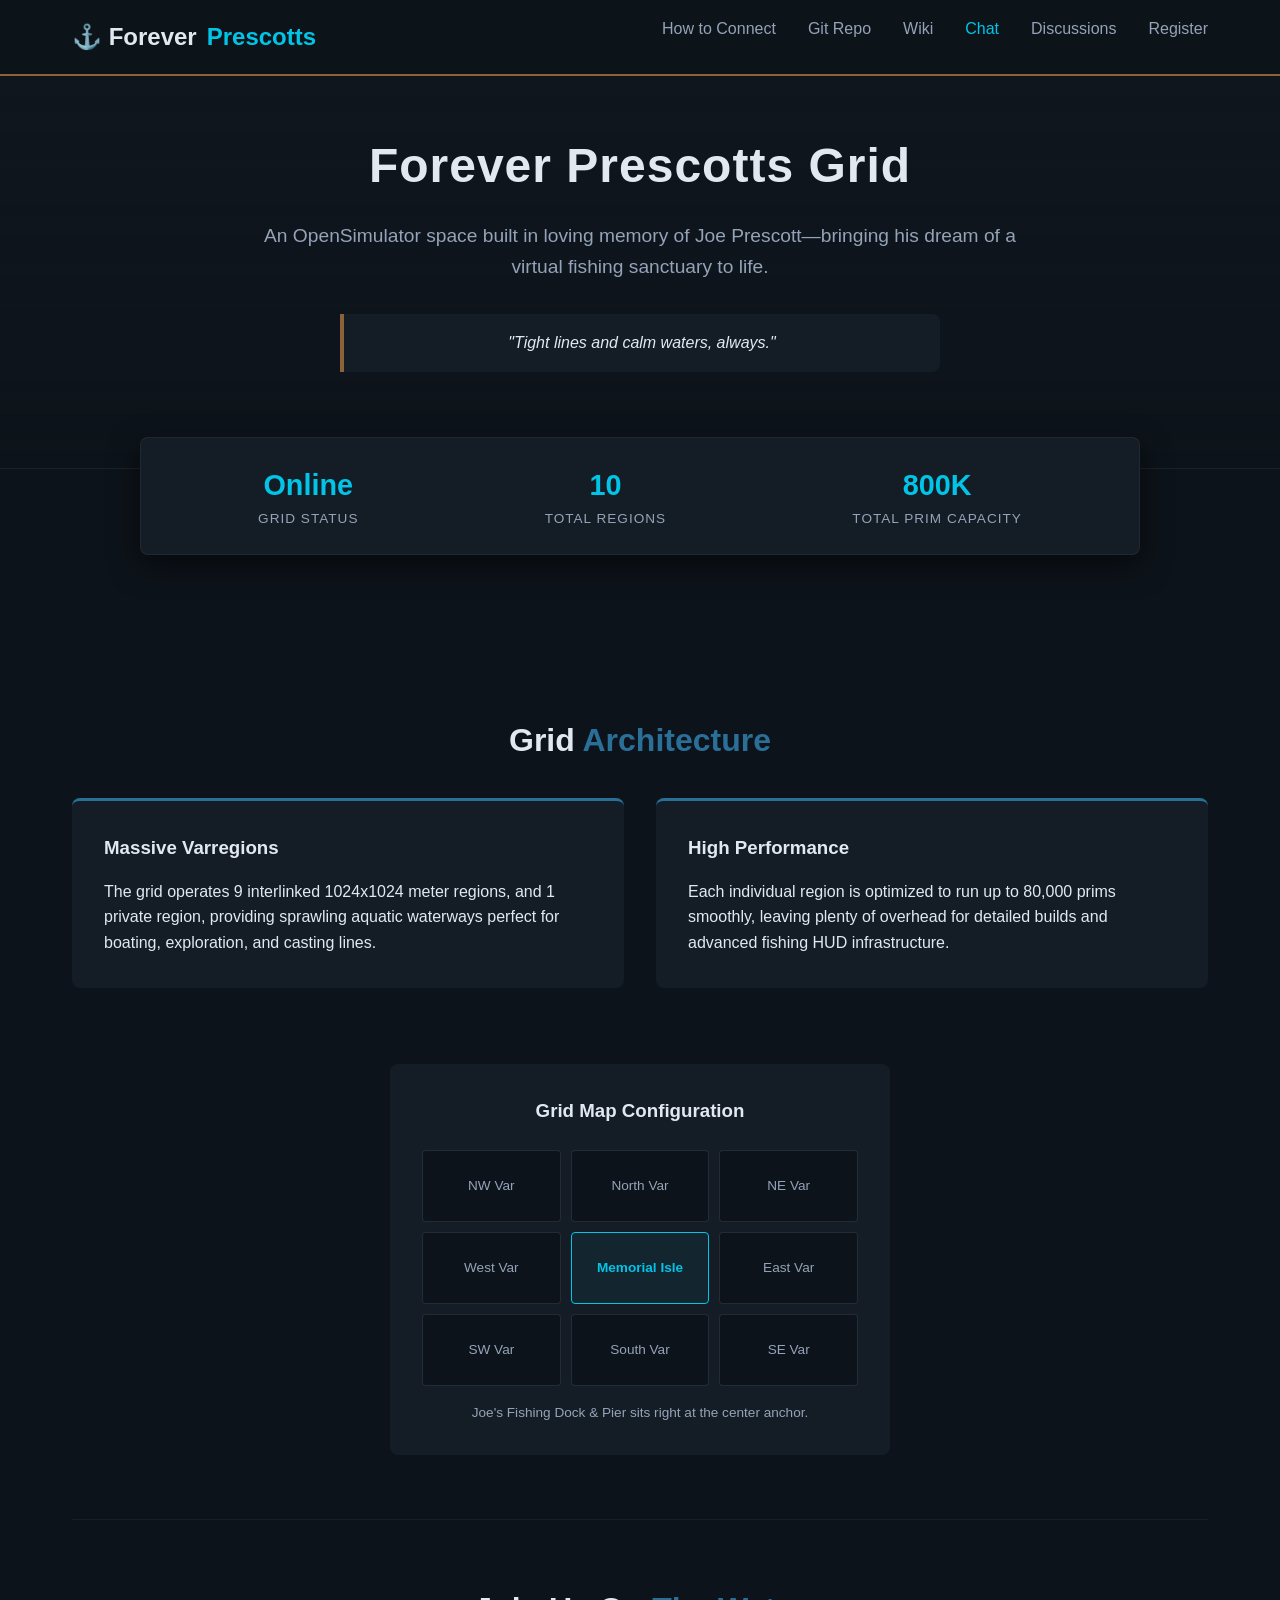
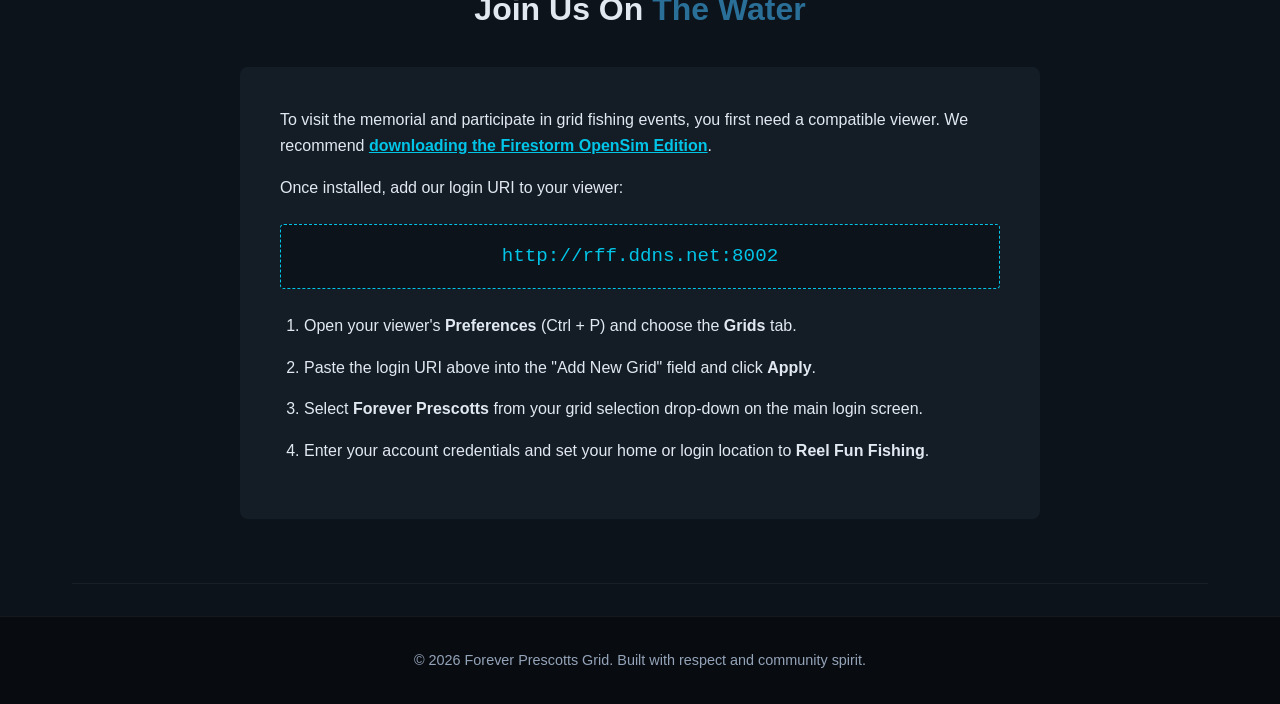
<file: index.html>
<!DOCTYPE html>
<html lang="en">
<head>
    <meta charset="UTF-8">
    <meta name="viewport" content="width=device-width, initial-scale=1.0">
    <title>Forever Prescotts - OpenSimulator Grid</title>
    <style>
        /* --- Theme Variables (Dark Fishing/Nautical Aesthetic) --- */
        :root {
            --bg-dark: #0d131a;
            --bg-card: #141d26;
            --accent-blue: #2a6f97;
            --accent-glow: #01c4e7;
            --text-main: #e2e8f0;
            --text-muted: #94a3b8;
            --wood-trim: #8c6239;
        }

        * {
            box-sizing: border-box;
            margin: 0;
            padding: 0;
            font-family: 'Segoe UI', Tahoma, Geneva, Verdana, sans-serif;
            scroll-behavior: smooth;
        }

        body {
            background-color: var(--bg-dark);
            color: var(--text-main);
            line-height: 1.6;
        }

        /* --- Navigation Bar --- */
        header {
            background-color: rgba(13, 19, 26, 0.95);
            border-bottom: 2px solid var(--wood-trim);
            position: fixed;
            width: 100%;
            top: 0;
            z-index: 1000;
        }

        .nav-container {
            max-width: 1200px;
            margin: 0 auto;
            display: flex;
            justify-content: space-between;
            align-items: center;
            padding: 1rem 2rem;
        }

        .logo {
            font-size: 1.5rem;
            font-weight: bold;
            color: var(--text-main);
            text-decoration: none;
            display: flex;
            align-items: center;
            gap: 10px;
        }

        .logo span {
            color: var(--accent-glow);
        }

        .nav-links {
            display: flex;
            list-style: none;
            gap: 2rem;
        }

        .nav-links a {
            color: var(--text-muted);
            text-decoration: none;
            font-weight: 500;
            transition: color 0.3s ease;
        }

        .nav-links a:hover {
            color: var(--accent-glow);
        }

        /* --- Hero / Memorial Section --- */
        .hero {
            padding: 8rem 2rem 4rem 2rem;
            background: linear-gradient(180deg, rgba(20,29,38,0.3) 0%, rgba(13,19,26,1) 100%);
            text-align: center;
            border-bottom: 1px solid rgba(255,255,255,0.05);
        }

        .hero-content {
            max-width: 800px;
            margin: 0 auto;
        }

        .hero h1 {
            font-size: 3rem;
            margin-bottom: 1rem;
            letter-spacing: 1px;
        }

        .hero p {
            font-size: 1.2rem;
            color: var(--text-muted);
            margin-bottom: 2rem;
        }

        .quote-box {
            border-left: 4px solid var(--wood-trim);
            background-color: var(--bg-card);
            padding: 1rem;
            margin: 2rem auto;
            font-style: italic;
            max-width: 600px;
            border-radius: 0 8px 8px 0;
        }

        /* --- Live Server Stats Bar --- */
        .status-bar {
            background-color: var(--bg-card);
            border: 1px solid rgba(255,255,255,0.05);
            border-radius: 8px;
            max-width: 1000px;
            margin: -2rem auto 4rem auto;
            display: flex;
            justify-content: space-around;
            padding: 1.5rem;
            box-shadow: 0 10px 30px rgba(0,0,0,0.5);
            position: relative;
            z-index: 10;
        }

        .stat-item {
            text-align: center;
        }

        .stat-value {
            font-size: 1.8rem;
            font-weight: bold;
            color: var(--accent-glow);
        }

        .stat-label {
            font-size: 0.85rem;
            color: var(--text-muted);
            text-transform: uppercase;
            letter-spacing: 1px;
        }

        /* --- Main Content Sections --- */
        .container {
            max-width: 1200px;
            margin: 0 auto;
            padding: 2rem;
        }

        section {
            padding: 4rem 0;
            border-bottom: 1px solid rgba(255,255,255,0.05);
        }

        h2 {
            font-size: 2rem;
            margin-bottom: 2rem;
            text-align: center;
        }

        h2 span {
            color: var(--accent-blue);
        }

        /* --- Grid Features Grid --- */
        .features-grid {
            display: grid;
            grid-template-columns: repeat(auto-fit, minmax(300px, 1fr));
            gap: 2rem;
        }

        .card {
            background-color: var(--bg-card);
            padding: 2rem;
            border-radius: 8px;
            border-top: 3px solid var(--accent-blue);
        }

        .card h3 {
            margin-bottom: 1rem;
            color: var(--text-main);
        }

        /* --- Map Representation --- */
        .map-wrapper {
            background-color: var(--bg-card);
            padding: 2rem;
            border-radius: 8px;
            max-width: 500px;
            margin: 0 auto;
            text-align: center;
        }

        .grid-map {
            display: grid;
            grid-template-columns: repeat(3, 1fr);
            gap: 10px;
            margin-top: 1.5rem;
        }

        .map-region {
            background-color: var(--bg-dark);
            border: 1px solid rgba(255,255,255,0.1);
            padding: 1.5rem 0;
            font-size: 0.85rem;
            border-radius: 4px;
            color: var(--text-muted);
        }

        .map-region.center {
            border: 1px solid var(--accent-glow);
            background-color: rgba(1, 196, 231, 0.05);
            color: var(--accent-glow);
            font-weight: bold;
        }

        /* --- Connection Instructions --- */
        .connect-box {
            background-color: var(--bg-card);
            padding: 2.5rem;
            border-radius: 8px;
            max-width: 800px;
            margin: 0 auto;
        }

        .uri-display {
            background-color: var(--bg-dark);
            border: 1px dashed var(--accent-glow);
            padding: 1rem;
            text-align: center;
            font-family: monospace;
            font-size: 1.2rem;
            color: var(--accent-glow);
            margin: 1.5rem 0;
            border-radius: 4px;
        }

        ol {
            padding-left: 1.5rem;
        }

        li {
            margin-bottom: 1rem;
        }

        /* --- Footer --- */
        footer {
            background-color: #080c11;
            padding: 2rem;
            text-align: center;
            font-size: 0.9rem;
            color: var(--text-muted);
            border-top: 1px solid rgba(255,255,255,0.05);
        }

        @media (max-width: 768px) {
            .nav-links { display: none; }
            .status-bar { flex-direction: column; gap: 1.5rem; margin-top: 2rem; }
            .hero h1 { font-size: 2.2rem; }
        }
    </style>
</head>
<body>

    <header>
        <div class="nav-container">
            <a href="#" class="logo">⚓ Forever <span>Prescotts</span></a>
            <ul class="nav-links">
                <li><a href="#connect">How to Connect</a></li>
                <li><a href="https://github.com/ShortWlf/The-Forever-Prescotts-Grid">Git Repo</a></li>
                <li><a href="https://github.com/ShortWlf/The-Forever-Prescotts-Grid/wiki/Welcome-to-the-Forever-Prescotts-Grid-Hub-Wiki">Wiki</a></li>
                <li><a href="chat.html" style="color: var(--accent-glow);">Chat</a></li>
                <li><a href="https://github.com/ShortWlf/The-Forever-Prescotts-Grid/discussions" target="_blank">Discussions</a></li>
                <li><a href="http://rff.ddns.net:8002/wifi/user/account/">Register</a></li>
            </ul>
        </div>
    </header>

    <section class="hero" id="about">
        <div class="hero-content">
            <h1>Forever Prescotts Grid</h1>
            <p>An OpenSimulator space built in loving memory of Joe Prescott—bringing his dream of a virtual fishing sanctuary to life.</p>
            <div class="quote-box">"Tight lines and calm waters, always."</div>
        </div>
    </section>

    <div class="status-bar">
        <div class="stat-item">
            <div class="stat-value" id="grid-status" style="color: #01c4e7;">Online</div>
            <div class="stat-label">Grid Status</div>
        </div>
        <div class="stat-item">
            <div class="stat-value">10</div>
            <div class="stat-label">Total Regions</div>
        </div>
        <div class="stat-item">
            <div class="stat-value">800K</div>
            <div class="stat-label">Total Prim Capacity</div>
        </div>
    </div>

    <div class="container">
        <section id="specs">
            <h2>Grid <span>Architecture</span></h2>
            <div class="features-grid">
                <div class="card">
                    <h3>Massive Varregions</h3>
                    <p>The grid operates 9 interlinked 1024x1024 meter regions, and 1 private region, providing sprawling aquatic waterways perfect for boating, exploration, and casting lines.</p>
                </div>
                <div class="card">
                    <h3>High Performance</h3>
                    <p>Each individual region is optimized to run up to 80,000 prims smoothly, leaving plenty of overhead for detailed builds and advanced fishing HUD infrastructure.</p>
                </div>
            </div>
            <br><br><br>
            <div class="map-wrapper">
                <h3>Grid Map Configuration</h3>
                <div class="grid-map">
                    <div class="map-region">NW Var</div>
                    <div class="map-region">North Var</div>
                    <div class="map-region">NE Var</div>
                    <div class="map-region">West Var</div>
                    <div class="map-region center">Memorial Isle</div>
                    <div class="map-region">East Var</div>
                    <div class="map-region">SW Var</div>
                    <div class="map-region">South Var</div>
                    <div class="map-region">SE Var</div>
                </div>
                <p style="font-size: 0.85rem; color: var(--text-muted); margin-top: 1rem;">Joe's Fishing Dock & Pier sits right at the center anchor.</p>
            </div>
        </section>

<section id="connect">
    <h2>Join Us On <span>The Water</span></h2>
    <div class="connect-box">
        <p>To visit the memorial and participate in grid fishing events, you first need a compatible viewer. We recommend 
           <a href="https://www.firestormviewer.org/downloads/" target="_blank" style="color: var(--accent-glow); font-weight: bold; text-decoration: underline;">downloading the Firestorm OpenSim Edition</a>.
        </p>
        <p style="margin-top: 1rem;">Once installed, add our login URI to your viewer:</p>
        <div class="uri-display">http://rff.ddns.net:8002</div>
        <ol>
            <li>Open your viewer's <strong>Preferences</strong> (Ctrl + P) and choose the <strong>Grids</strong> tab.</li>
            <li>Paste the login URI above into the "Add New Grid" field and click <strong>Apply</strong>.</li>
            <li>Select <strong>Forever Prescotts</strong> from your grid selection drop-down on the main login screen.</li>
            <li>Enter your account credentials and set your home or login location to <strong>Reel Fun Fishing</strong>.</li>
        </ol>
    </div>
</section>
    </div>

    <footer>
        <p>&copy; 2026 Forever Prescotts Grid. Built with respect and community spirit.</p>
    </footer>
<script>
    async function checkGridStatus() {
        const statusElement = document.getElementById('grid-status');
        const statusPage = 'https://stats.uptimerobot.com/nsCBZUxQ9V';
        const proxy = 'https://api.allorigins.win/get?url=' + encodeURIComponent(statusPage);

        try {
            const response = await fetch(proxy);
            const data = await response.json();
            
            // Check for DOWN specifically to trigger offline status
            if (data.contents.includes('DOWN')) {
                statusElement.innerText = "Offline";
                statusElement.style.color = "#ff4d4d";
            } else {
                // Otherwise assume Online
                statusElement.innerText = "Online";
                statusElement.style.color = "#01c4e7";
            }
        } catch (e) {
            // If the proxy fails, we remain Online (or you could set to "Checking...")
            // We do NOT change the status to Offline here
            console.error("Status check failed, defaulting to Online state.");
        }
    }
    
    checkGridStatus();
    setInterval(checkGridStatus, 60000); 
</script>
</body>
</html>
</file>
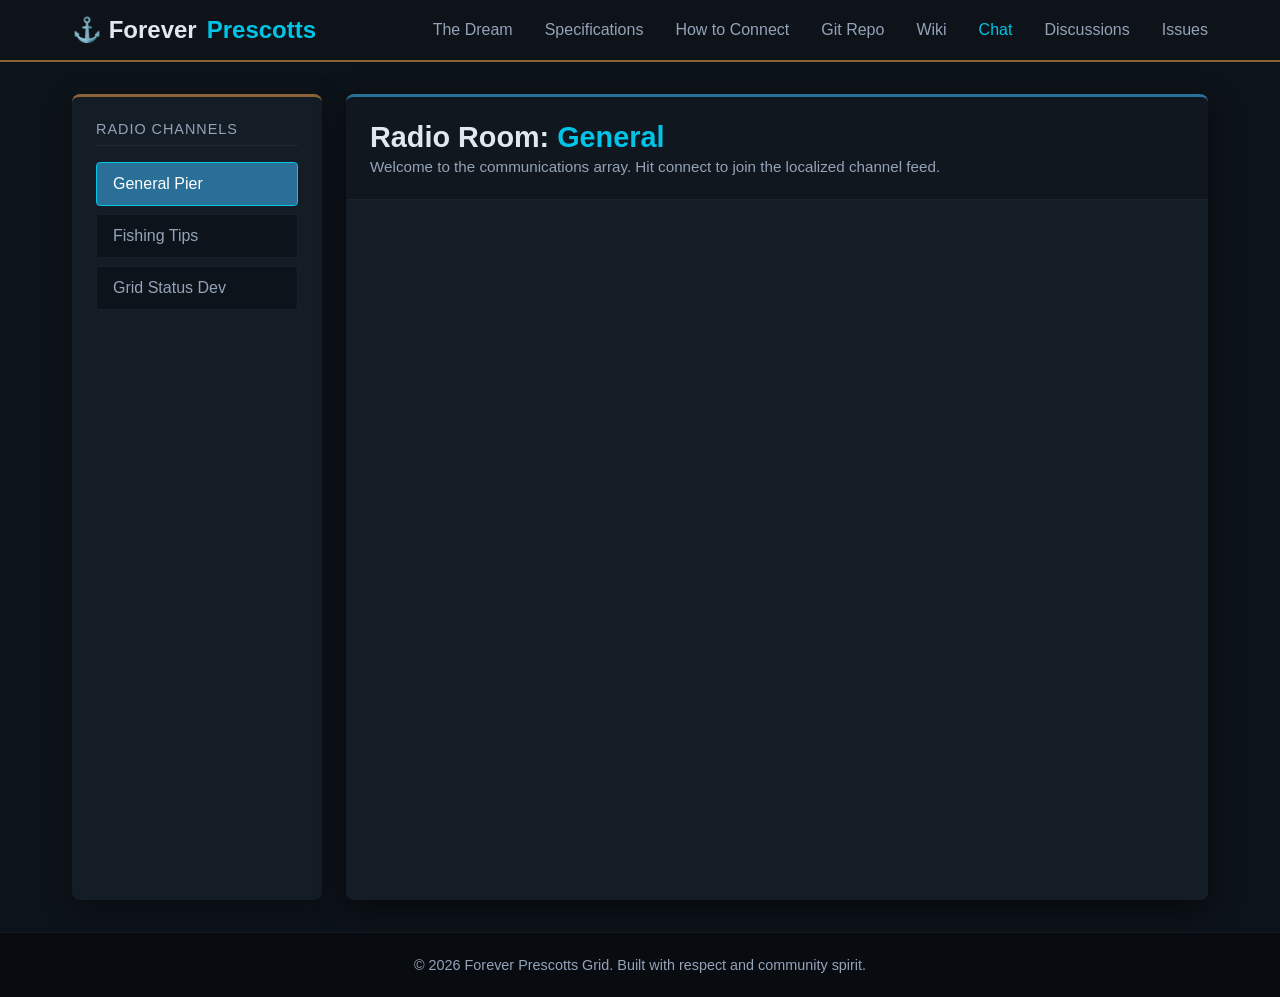
<file: chat.html>
<!DOCTYPE html>
<html lang="en">
<head>
    <meta charset="UTF-8">
    <meta name="viewport" content="width=device-width, initial-scale=1.0">
    <title>Community Chat - Forever Prescotts Grid</title>
    <style>
        :root {
            --bg-dark: #0d131a;
            --bg-card: #141d26;
            --accent-blue: #2a6f97;
            --accent-glow: #01c4e7;
            --text-main: #e2e8f0;
            --text-muted: #94a3b8;
            --wood-trim: #8c6239;
        }

        * {
            box-sizing: border-box;
            margin: 0;
            padding: 0;
            font-family: 'Segoe UI', Tahoma, Geneva, Verdana, sans-serif;
        }

        body {
            background-color: var(--bg-dark);
            color: var(--text-main);
            display: flex;
            flex-direction: column;
            min-height: 100vh;
        }

        header {
            background-color: rgba(13, 19, 26, 0.95);
            border-bottom: 2px solid var(--wood-trim);
            width: 100%;
            z-index: 1000;
        }

        .nav-container {
            max-width: 1200px;
            margin: 0 auto;
            display: flex;
            justify-content: space-between;
            align-items: center;
            padding: 1rem 2rem;
        }

        .logo {
            font-size: 1.5rem;
            font-weight: bold;
            color: var(--text-main);
            text-decoration: none;
            display: flex;
            align-items: center;
            gap: 10px;
        }

        .logo span { color: var(--accent-glow); }

        .nav-links {
            display: flex;
            list-style: none;
            gap: 2rem;
        }

        .nav-links a {
            color: var(--text-muted);
            text-decoration: none;
            font-weight: 500;
            transition: color 0.3s ease;
        }

        .nav-links a:hover { color: var(--accent-glow); }

        .chat-layout {
            display: flex;
            max-width: 1200px;
            width: 100%;
            margin: 2rem auto;
            padding: 0 2rem;
            gap: 1.5rem;
            flex: 1;
        }

        .chat-sidebar {
            width: 250px;
            background-color: var(--bg-card);
            border-radius: 8px;
            border-top: 3px solid var(--wood-trim);
            padding: 1.5rem;
            box-shadow: 0 10px 30px rgba(0,0,0,0.3);
        }

        .sidebar-title {
            font-size: 0.9rem;
            text-transform: uppercase;
            letter-spacing: 1px;
            color: var(--text-muted);
            margin-bottom: 1rem;
            border-bottom: 1px solid rgba(255,255,255,0.05);
            padding-bottom: 0.5rem;
        }

        #room-list {
            list-style: none;
            display: flex;
            flex-direction: column;
            gap: 0.5rem;
        }

        #room-list li {
            padding: 0.75rem 1rem;
            background-color: var(--bg-dark);
            border: 1px solid rgba(255,255,255,0.05);
            border-radius: 4px;
            cursor: pointer;
            font-weight: 500;
            color: var(--text-muted);
            transition: all 0.2s ease;
        }

        #room-list li:hover {
            color: var(--accent-glow);
            border-color: var(--accent-blue);
        }

        #room-list li.active {
            background-color: var(--accent-blue);
            color: #fff;
            border-color: var(--accent-glow);
        }

        .chat-window {
            flex: 1;
            display: flex;
            flex-direction: column;
            background-color: var(--bg-card);
            border-radius: 8px;
            border-top: 3px solid var(--accent-blue);
            box-shadow: 0 10px 30px rgba(0,0,0,0.5);
            overflow: hidden;
        }

        #title-bar {
            background-color: rgba(0, 0, 0, 0.2);
            padding: 1.5rem;
            border-bottom: 1px solid rgba(255,255,255,0.05);
        }

        #title-bar h1 {
            font-size: 1.8rem;
            margin-bottom: 0.25rem;
        }

        #title-bar h1 span { color: var(--accent-glow); }

        #title-bar p {
            color: var(--text-muted);
            font-size: 0.95rem;
        }

        footer {
            background-color: #080c11;
            padding: 1.5rem;
            text-align: center;
            font-size: 0.9rem;
            color: var(--text-muted);
            border-top: 1px solid rgba(255,255,255,0.05);
        }

        @media (max-width: 768px) {
            .nav-links { display: none; }
            .chat-layout { flex-direction: column; padding: 0 1rem; }
            .chat-sidebar { width: 100%; }
        }
    </style>
</head>
<body>

<header>
    <div class="nav-container">
        <a href="index.html" class="logo">⚓ Forever <span>Prescotts</span></a>
        <ul class="nav-links">
            <li><a href="index.html#about">The Dream</a></li>
            <li><a href="index.html#specs">Specifications</a></li>
            <li><a href="index.html#connect">How to Connect</a></li>
            <li><a href="https://github.com/ShortWlf/The-Forever-Prescotts-Grid">Git Repo</a></li>
            <li><a href="https://github.com/ShortWlf/The-Forever-Prescotts-Grid/wiki/Welcome-to-the-Forever-Prescotts-Grid-Hub-Wiki">Wiki</a></li>
            <li><a href="#" style="color: var(--accent-glow);">Chat</a></li>
            <li><a href="https://github.com/ShortWlf/The-Forever-Prescotts-Grid/discussions" target="_blank">Discussions</a></li>
            <li><a href="https://github.com/ShortWlf/The-Forever-Prescotts-Grid/issues" target="_blank">Issues</a></li>
        </ul>
    </div>
</header>

<div class="chat-layout">
    <aside class="chat-sidebar">
        <div class="sidebar-title">Radio Channels</div>
        <ul id="room-list">
            <li data-room="general" class="active">General Pier</li>
            <li data-room="fishing-tips">Fishing Tips</li>
            <li data-room="grid-status">Grid Status Dev</li>
        </ul>
    </aside>

    <main class="chat-window">
        <div id="title-bar">
            <h1>Radio Room: <span id="room-title">General</span></h1>
            <p>Welcome to the communications array. Hit connect to join the localized channel feed.</p>
        </div>
    </main>
</div>

<footer>
    <p>&copy; 2026 Forever Prescotts Grid. Built with respect and community spirit.</p>
</footer>

<script>
    let currentRoom = "general";

    window.addEventListener("load", () => {
        currentRoom = "general";
        document.querySelectorAll("#room-list li").forEach(li => {
            li.classList.toggle("active", li.dataset.room === "general");
        });
        updateRoomTitle("general");
        recreateIRCFrame(currentRoom);

        document.querySelectorAll("#room-list li").forEach(li => {
            li.addEventListener("click", () => {
                const room = li.dataset.room;
                switchRoom(room);
                recreateIRCFrame(room);
            });
        });
    });

    function updateRoomTitle(room) {
        const title = document.getElementById("room-title");
        const pretty = room
            .replace(/-/g, " ")
            .replace(/\b\w/g, c => c.toUpperCase());
        title.textContent = pretty;
    }

    function switchRoom(room) {
        currentRoom = room;
        updateRoomTitle(room);
        document.querySelectorAll("#room-list li").forEach(li => {
            li.classList.toggle("active", li.dataset.room === room);
        });
    }

    function buildIRCUrl(room) {
        return `https://web.libera.chat/?channel=#foreverprescotts_${room}`;
    }

    function recreateIRCFrame(room) {
        const titleBar = document.getElementById("title-bar");
        const oldFrame = document.getElementById("irc-frame");
        if (oldFrame) oldFrame.remove();

        const newFrame = document.createElement("iframe");
        newFrame.id = "irc-frame";
        newFrame.style.border = "0";
        newFrame.style.width = "100%";
        newFrame.style.height = "700px";
        newFrame.style.background = "#141d26";
        newFrame.loading = "eager";
        newFrame.src = buildIRCUrl(room);

        titleBar.insertAdjacentElement("afterend", newFrame);
    }
</script>

</body>
</html>
</file>
